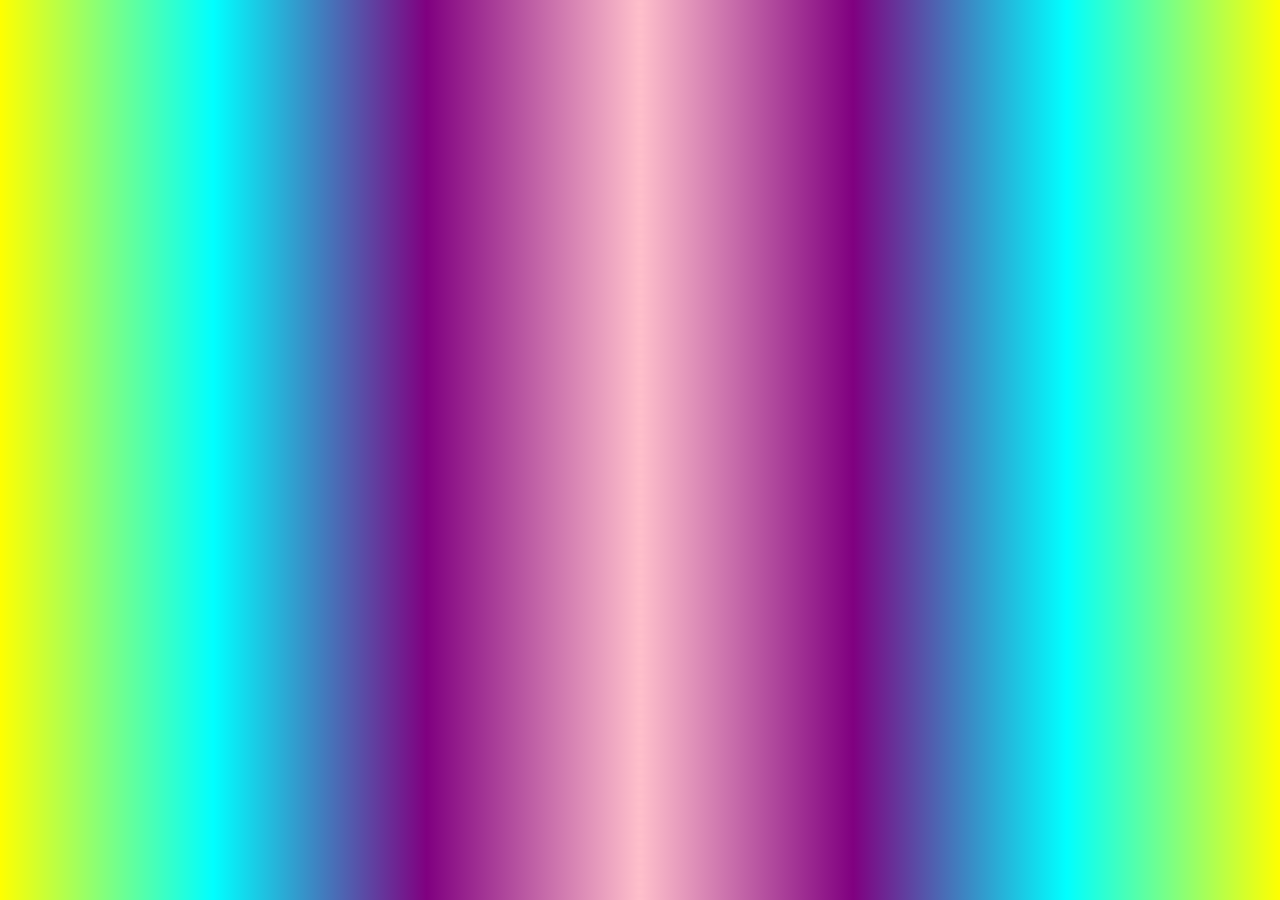
<file: CSS/cores/index.html>
<!DOCTYPE html>
<html lang="en">
<head>
    <meta charset="UTF-8">
    <meta name="viewport" content="width=device-width, initial-scale=1.0">
    <link rel="stylesheet" href="style.css">
    <title>Cores</title>
</head>
<body>
    
</body>
</html>
</file>
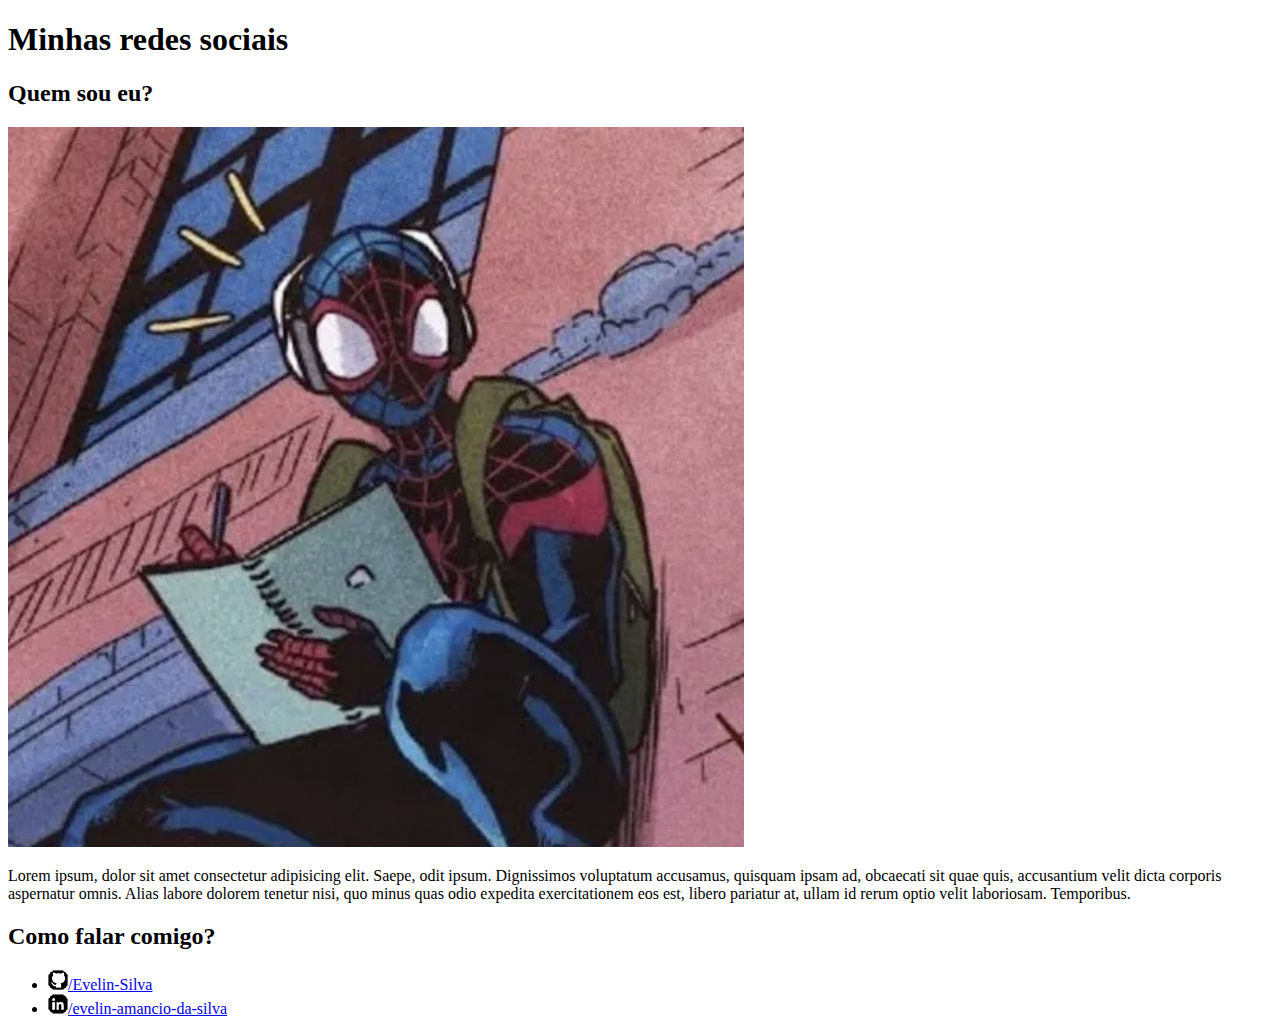
<file: html e css/desafio005/desafio.html>
<!DOCTYPE html>
<html lang="en">
<head>
    <meta charset="UTF-8">
    <meta name="viewport" content="width=device-width, initial-scale=1.0">
    <title>Desafio005</title>
</head>
<body>
    <h1>Minhas redes sociais</h1>
    <h2>Quem sou eu?</h2>
    <img src="img/icon.jpg" alt="icone">
    <p>Lorem ipsum, dolor sit amet consectetur adipisicing elit. Saepe, odit ipsum. Dignissimos voluptatum accusamus, quisquam ipsam ad, obcaecati sit quae quis, accusantium velit dicta corporis aspernatur omnis. Alias labore dolorem tenetur nisi, quo minus quas odio expedita exercitationem eos est, libero pariatur at, ullam id rerum optio velit laboriosam. Temporibus.</p>
    <h2>Como falar comigo?</h2>
    <ul>
        <li><img src="img/icone-github.png" alt="github-icon"><a href="#">/Evelin-Silva</a></li>
        <li><img src="img/icone-linkedin.png" alt="linkedin-icon"><a href="#">/evelin-amancio-da-silva</a></li>
    </ul>
</body>
</html>
</file>
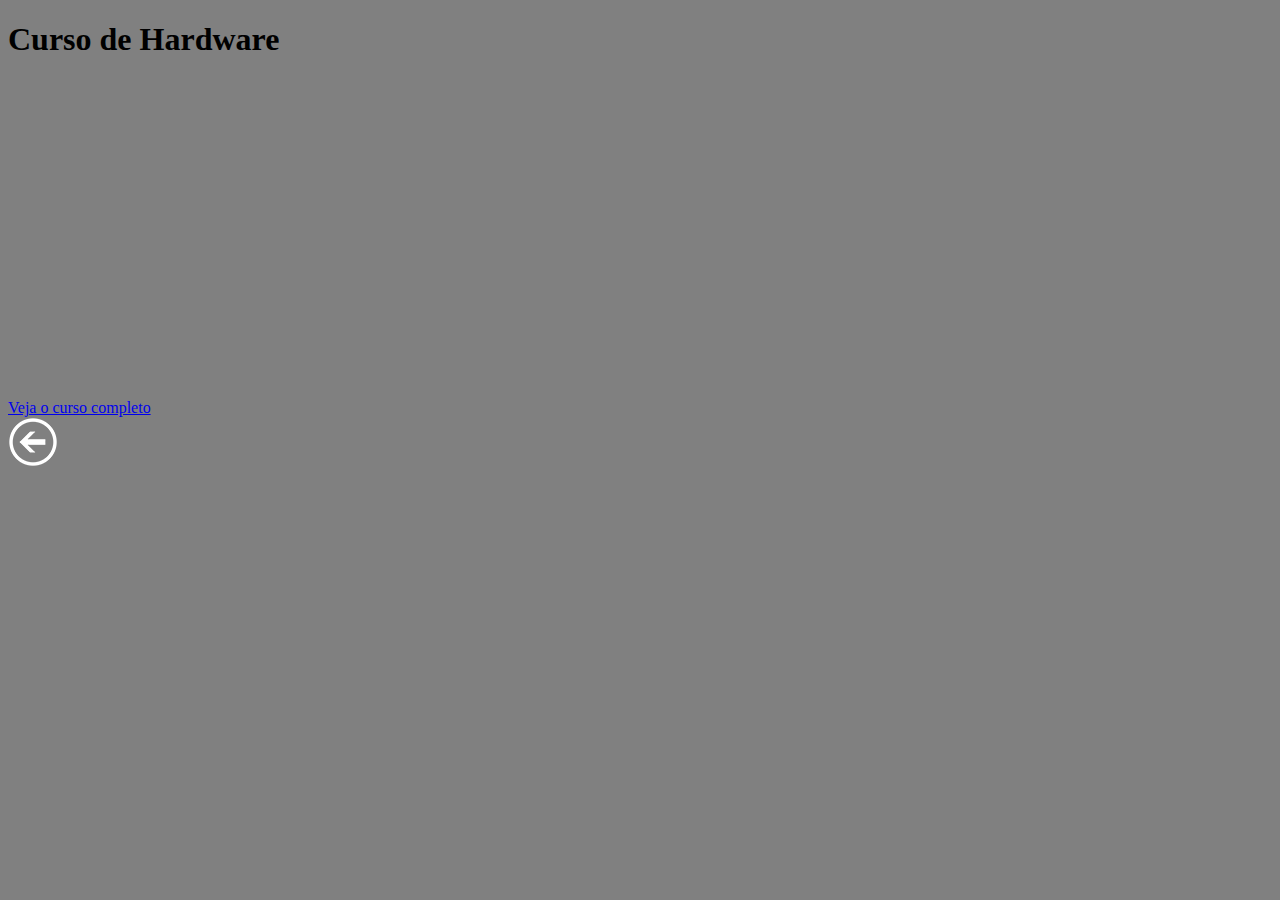
<file: html e css/desafio009/curso-hardware.html>
<!DOCTYPE html>
<html lang="en">
<head>
    <meta charset="UTF-8">
    <meta name="viewport" content="width=device-width, initial-scale=1.0">
    <title>Hardware</title>
</head>
<body style="background-color: gray;">
    <h1>Curso de Hardware</h1>
    <iframe width="560" height="315" src="https://www.youtube.com/embed/iT6E92Kt38o" title="YouTube video player" frameborder="0" allow="accelerometer; autoplay; clipboard-write; encrypted-media; gyroscope; picture-in-picture; web-share" allowfullscreen></iframe>
    <br>
    <a href="https://youtube.com/playlist?list=PLHz_AreHm4dn1JHgN9wpbIUhzZmycYQXW" target="_blank">Veja o curso completo</a>
    <br>
    <a href="desafio009.html"><img src="img/voltar.png" alt="voltar"></a>
</body>
</html>
</file>
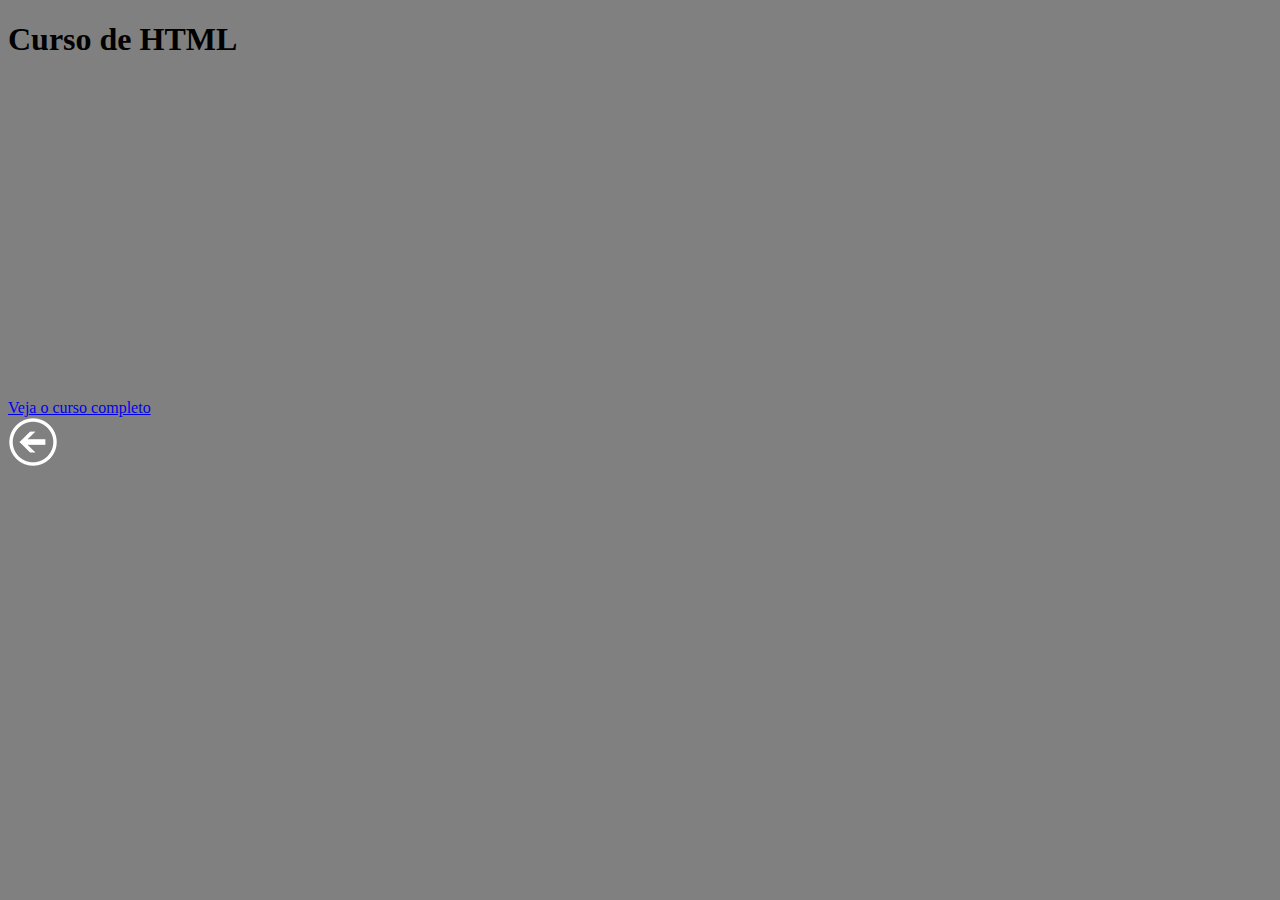
<file: html e css/desafio009/curso-html.html>
<!DOCTYPE html>
<html lang="en">
<head>
    <meta charset="UTF-8">
    <meta name="viewport" content="width=device-width, initial-scale=1.0">
    <title>HTML</title>
</head>
<body style="background-color: gray;">
    <h1>Curso de HTML</h1>
    <iframe width="560" height="315" src="https://www.youtube.com/embed/epDCjksKMok" title="YouTube video player" frameborder="0" allow="accelerometer; autoplay; clipboard-write; encrypted-media; gyroscope; picture-in-picture; web-share" allowfullscreen></iframe>
    <br>
    <a href="https://youtube.com/playlist?list=PLHz_AreHm4dlAnJ_jJtV29RFxnPHDuk9o" target="_blank">Veja o curso completo</a>
    <br>
    <a href="desafio009.html"><img src="img/voltar.png" alt="voltar"></a>
</body>
</html>
</file>
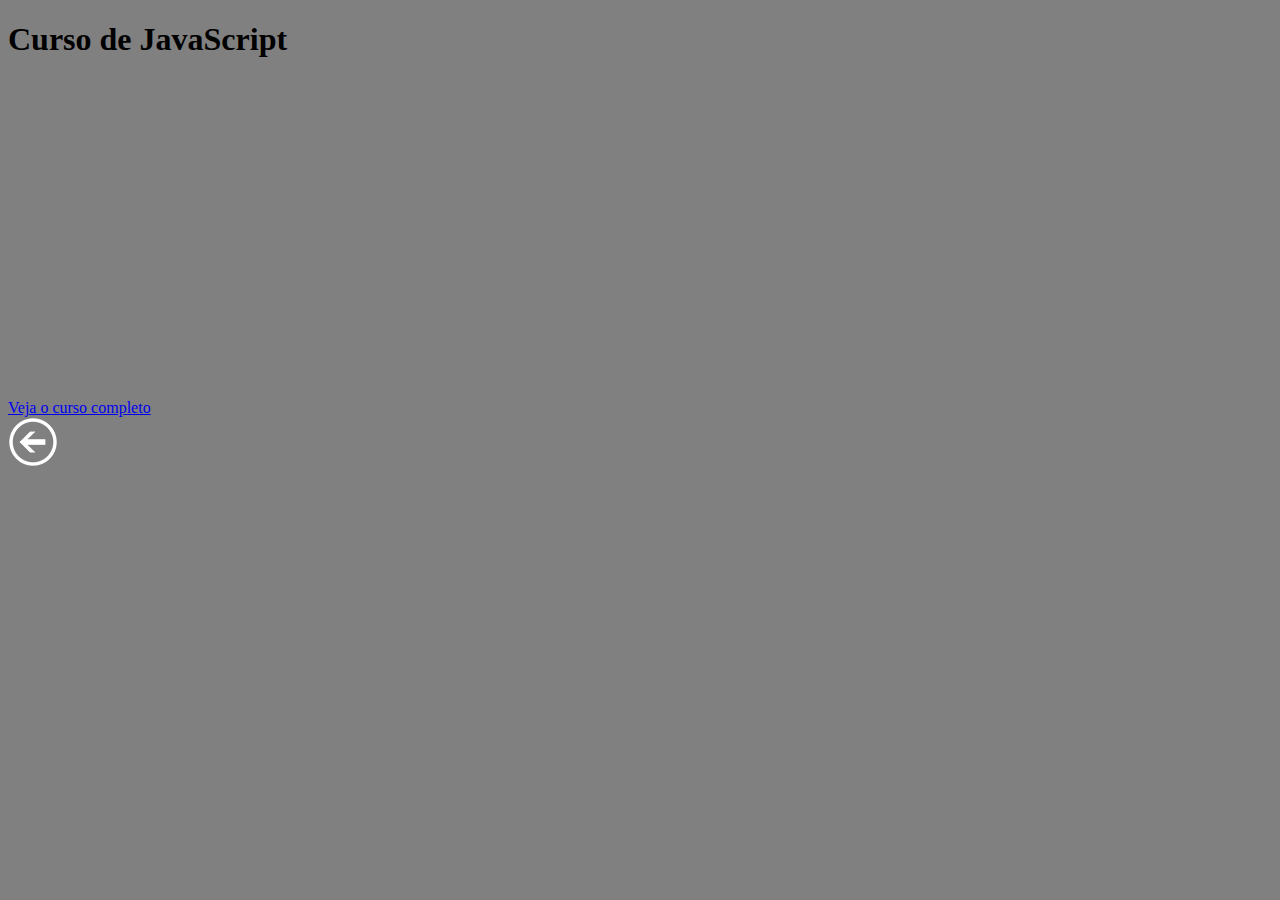
<file: html e css/desafio009/curso-js.html>
<!DOCTYPE html>
<html lang="en">
<head>
    <meta charset="UTF-8">
    <meta name="viewport" content="width=device-width, initial-scale=1.0">
    <title>JavaScript</title>
</head>
<body style="background-color: gray;">
    <h1>Curso de JavaScript</h1>
    <iframe width="560" height="315" src="https://www.youtube.com/embed/1-w1RfGIov4" title="YouTube video player" frameborder="0" allow="accelerometer; autoplay; clipboard-write; encrypted-media; gyroscope; picture-in-picture; web-share" allowfullscreen></iframe>
    <br>
    <a href="https://youtube.com/playlist?list=PLHz_AreHm4dlsK3Nr9GVvXCbpQyHQl1o1" target="_blank">Veja o curso completo</a>
    <br>
    <a href="desafio009.html"><img src="img/voltar.png" alt="voltar"></a>
</body>
</html>
</file>
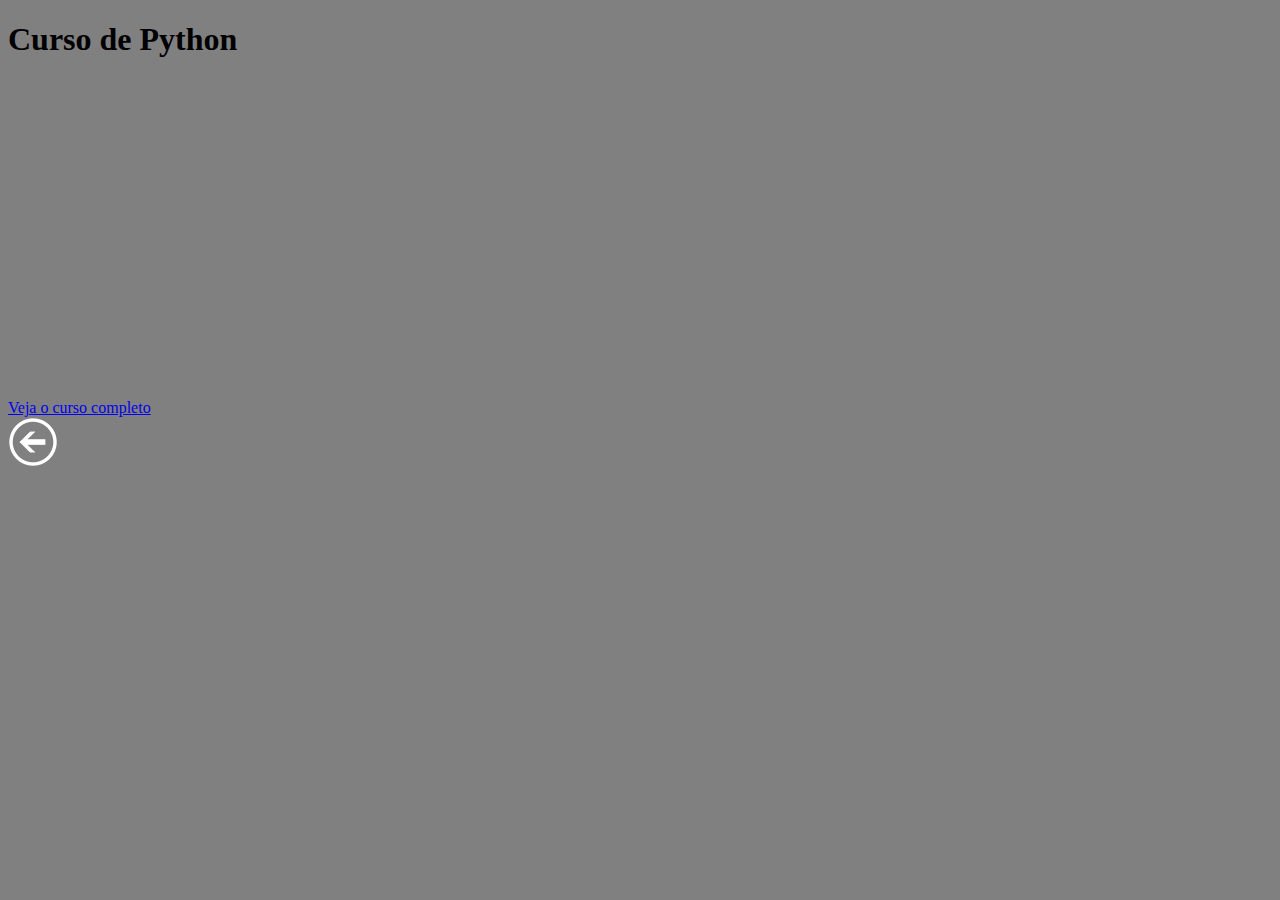
<file: html e css/desafio009/curso-python.html>
<!DOCTYPE html>
<html lang="en">
<head>
    <meta charset="UTF-8">
    <meta name="viewport" content="width=device-width, initial-scale=1.0">
    <title>Python</title>
</head>
<body style="background-color: gray;">
    <h1>Curso de Python</h1>
    <iframe width="560" height="315" src="https://www.youtube.com/embed/S9uPNppGsGo" title="YouTube video player" frameborder="0" allow="accelerometer; autoplay; clipboard-write; encrypted-media; gyroscope; picture-in-picture; web-share" allowfullscreen></iframe>
    <br>
    <a href="https://youtube.com/playlist?list=PLHz_AreHm4dlKP6QQCekuIPky1CiwmdI6" target="_blank">Veja o curso completo</a>
    <br>
    <a href="desafio009.html"><img src="img/voltar.png" alt="voltar"></a>
</body>
</html>
</file>
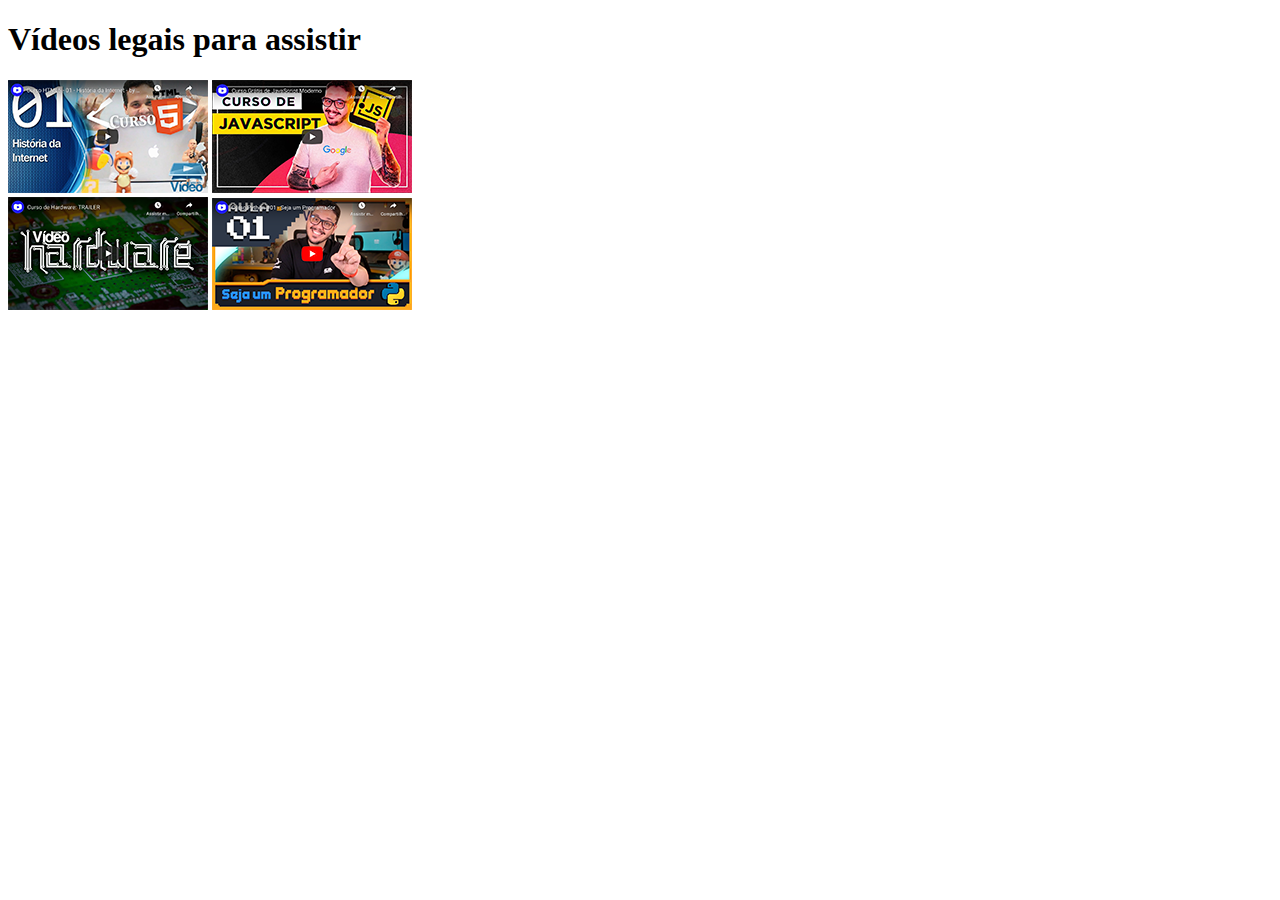
<file: html e css/desafio009/desafio009.html>
<!DOCTYPE html>
<html lang="en">
<head>
    <meta charset="UTF-8">
    <meta name="viewport" content="width=device-width, initial-scale=1.0">
    <title>Desafio 009</title>
</head>
<body>
    <h1>Vídeos legais para assistir</h1>
    <a href="curso-html.html"><img src="img/thumb-html.png" alt="html"></a>
    <a href="curso-js.html"><img src="img/thumb-js.png" alt="js"></a>
    <br>
    <a href="curso-hardware.html"><img src="img/thumb-hardware.png" alt="hardware"></a>
    <a href="curso-python.html"><img src="img/thumb-python.png" alt="python"></a>
</body>
</html>
</file>
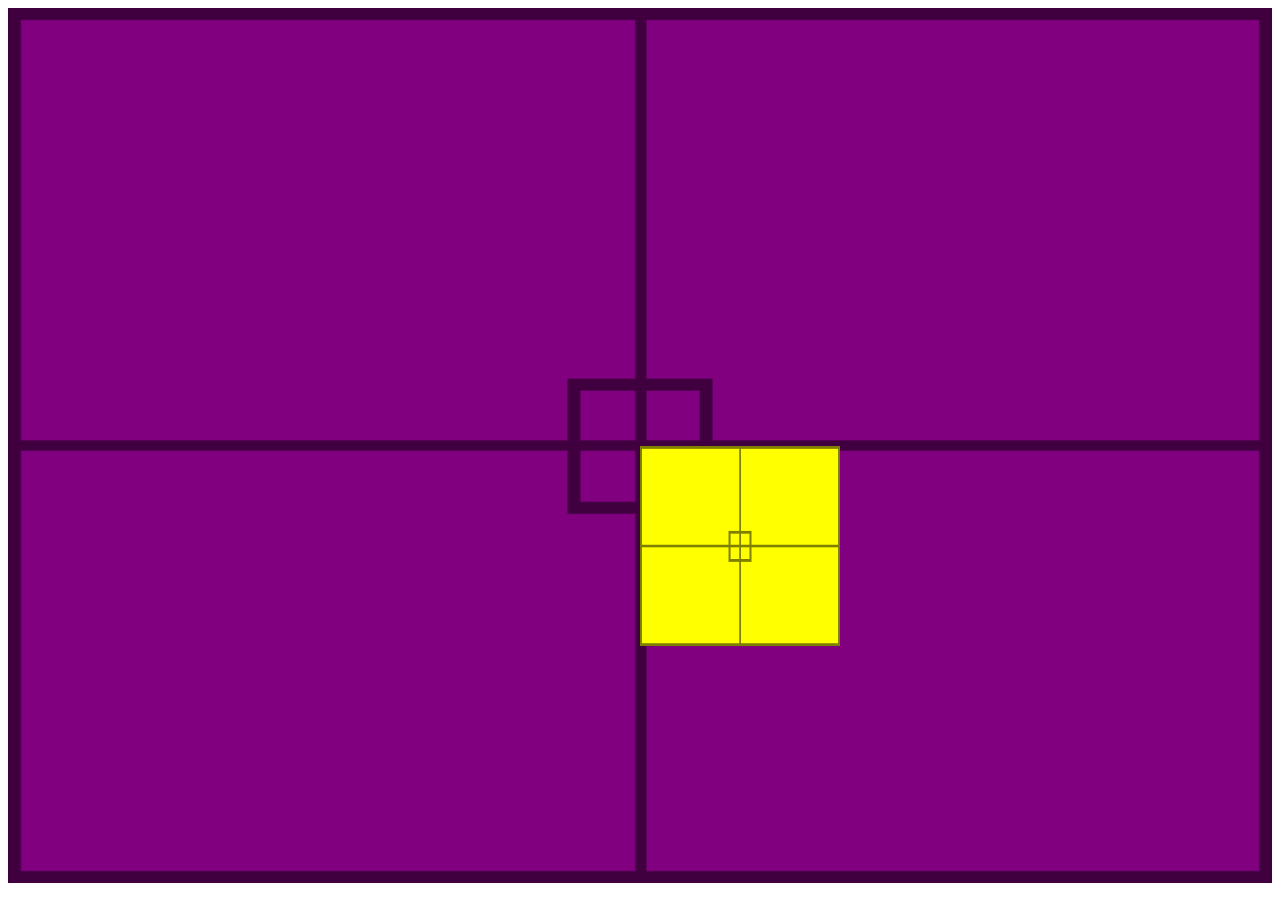
<file: html e css/ex022/background008.html>
<!DOCTYPE html>
<html lang="pt-br">
<head>
    <meta charset="UTF-8">
    <meta name="viewport" content="width=device-width, initial-scale=1.0">
    <title>Centralização vertical</title>

    <style>
        #container{
            position: relative;
            height: 95vh;
            background: purple url(imagens/target001.png) no-repeat;
            background-size: 100% 100%;
            padding: 10px;
        }

        #conteudo{
            position: absolute;
            left: 50%;
            top: 50%;
            height: 200px;
            width: 200px;
            background: yellow url(imagens/target001.png);
            background-size: 100% 100%;
        }
    </style>
</head>
<body>
    <section id="container">
        <article id="conteudo">

        </article>
    </section>
</body>
</html>
</file>
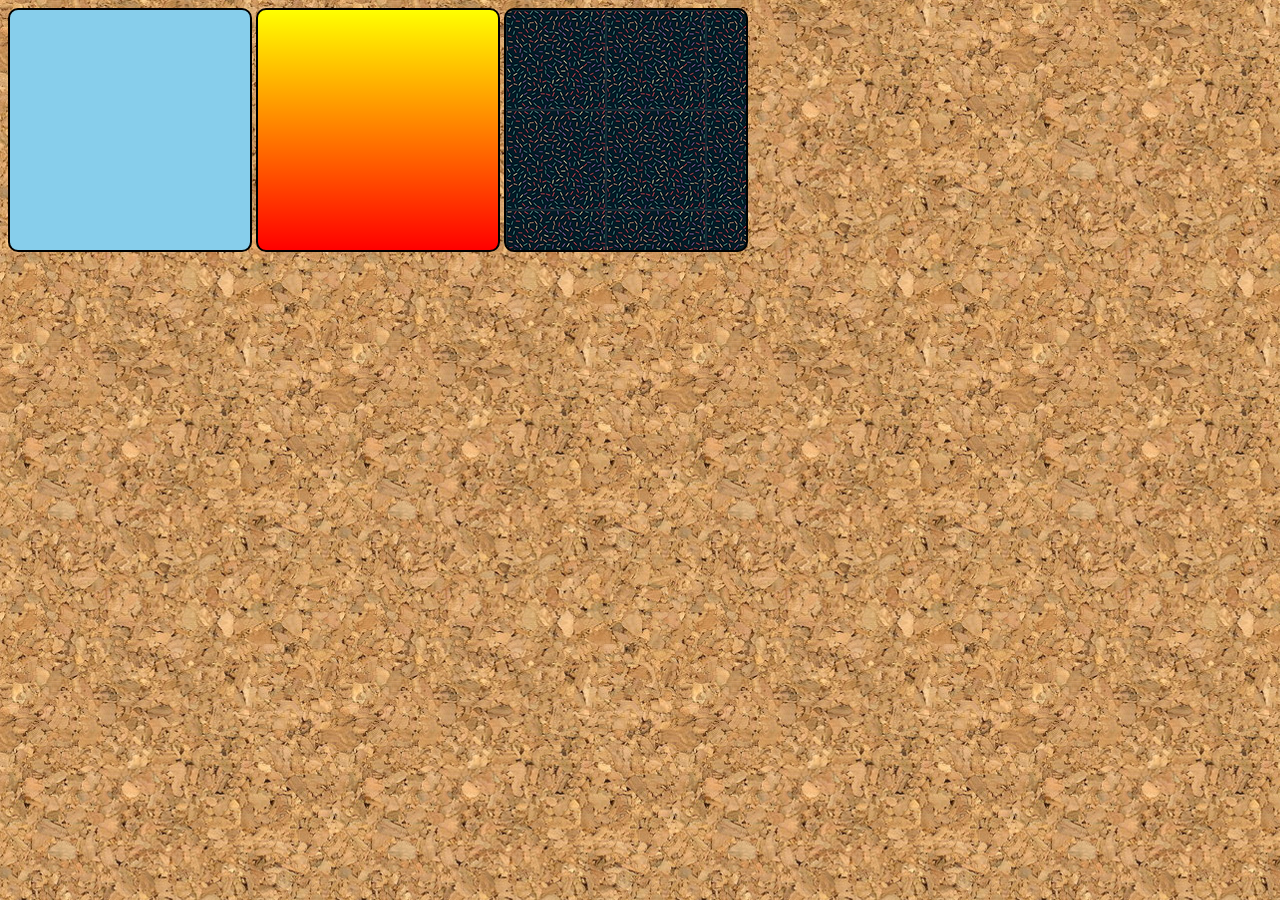
<file: html e css/ex022/background01.html>
<!DOCTYPE html>
<html lang="pt-br">
<head>
    <meta charset="UTF-8">
    <meta name="viewport" content="width=device-width, initial-scale=1.0">
    <title>Teste de backgroun-image</title>

    <style>

        body{
            background-image: url('imagens/wallpaper001.jpg');
        }

        div.quadrado{
            display: inline-block;
            border: 2px solid black;
            border-radius: 10px;
            background-color: lightgray;
            height: 240px;
            width: 240px;
        }

        div#q1{
            background-color: skyblue;
        }

        div#q2{
            background-image: linear-gradient(to bottom, yellow, red);
        }

        div#q3{
            background-image: url('imagens/pattern001.png');
        }
    </style>
</head>
<body>
    <div class="quadrado" id="q1"></div>

    <div class="quadrado" id="q2"></div>

    <div class="quadrado" id="q3"></div>
</body>
</html>
</file>
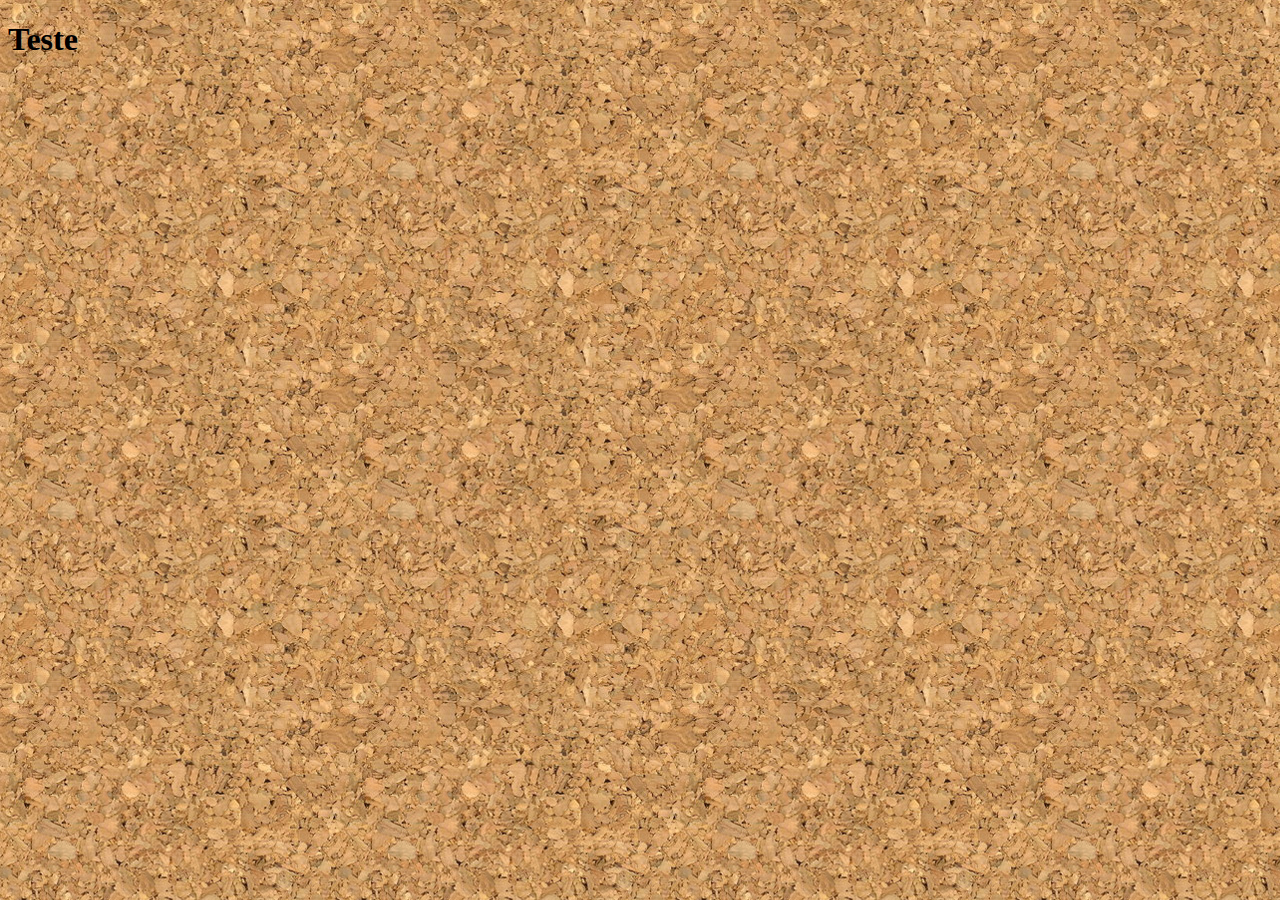
<file: html e css/ex022/background02.html>
<!DOCTYPE html>
<html lang="pt-br">
<head>
    <meta charset="UTF-8">
    <meta name="viewport" content="width=device-width, initial-scale=1.0">
    <title>Personalização de fundos</title>

    <style>
        body{
            background-image: url(imagens/wallpaper001.jpg);
        }
    </style>
</head>
<body>
    <h1>Teste</h1>
</body>
</html>
</file>
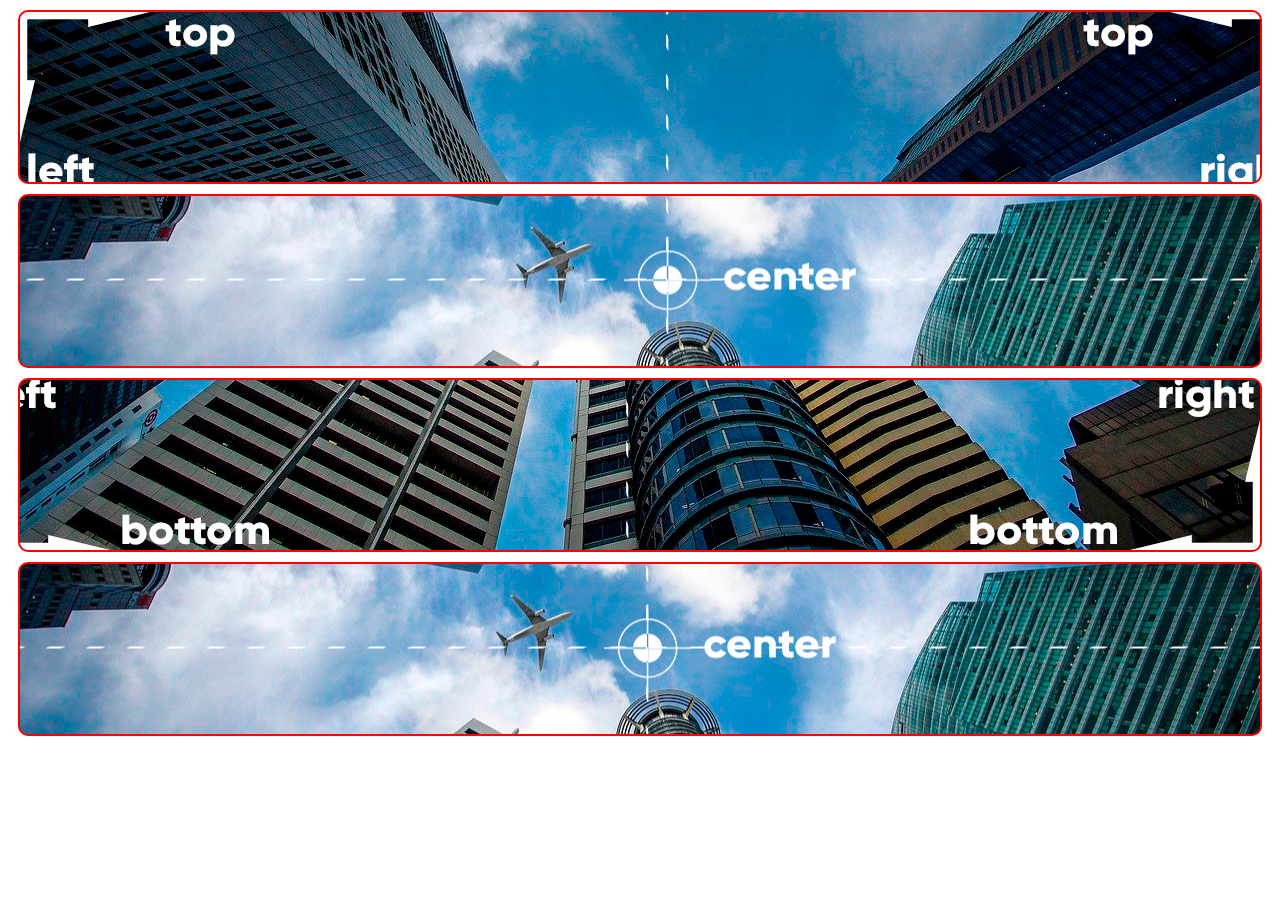
<file: html e css/ex022/background03.html>
<!DOCTYPE html>
<html lang="pt-br">
<head>
    <meta charset="UTF-8">
    <meta name="viewport" content="width=device-width, initial-scale=1.0">
    <title>Posição de fundos</title>

    <style>
        div.bloco{
            height: 170px;
            border: 2px solid red;
            border-radius: 10px;
            margin: 10px;
            background-image: url(imagens/wallpaper003.jpg);
        }

        div#q1{
            background-position: left top;
        }
        div#q2{
            background-position: left center;
        }
        div#q3{
            background-position: right bottom;
        }
        div#q4{
            background-position: center center;
        }
    </style>
</head>
<body>
    <div class="bloco" id="q1"></div>
    <div class="bloco" id="q2"></div>
    <div class="bloco" id="q3"></div>
    <div class="bloco" id="q4"></div>
</body>
</html>
</file>
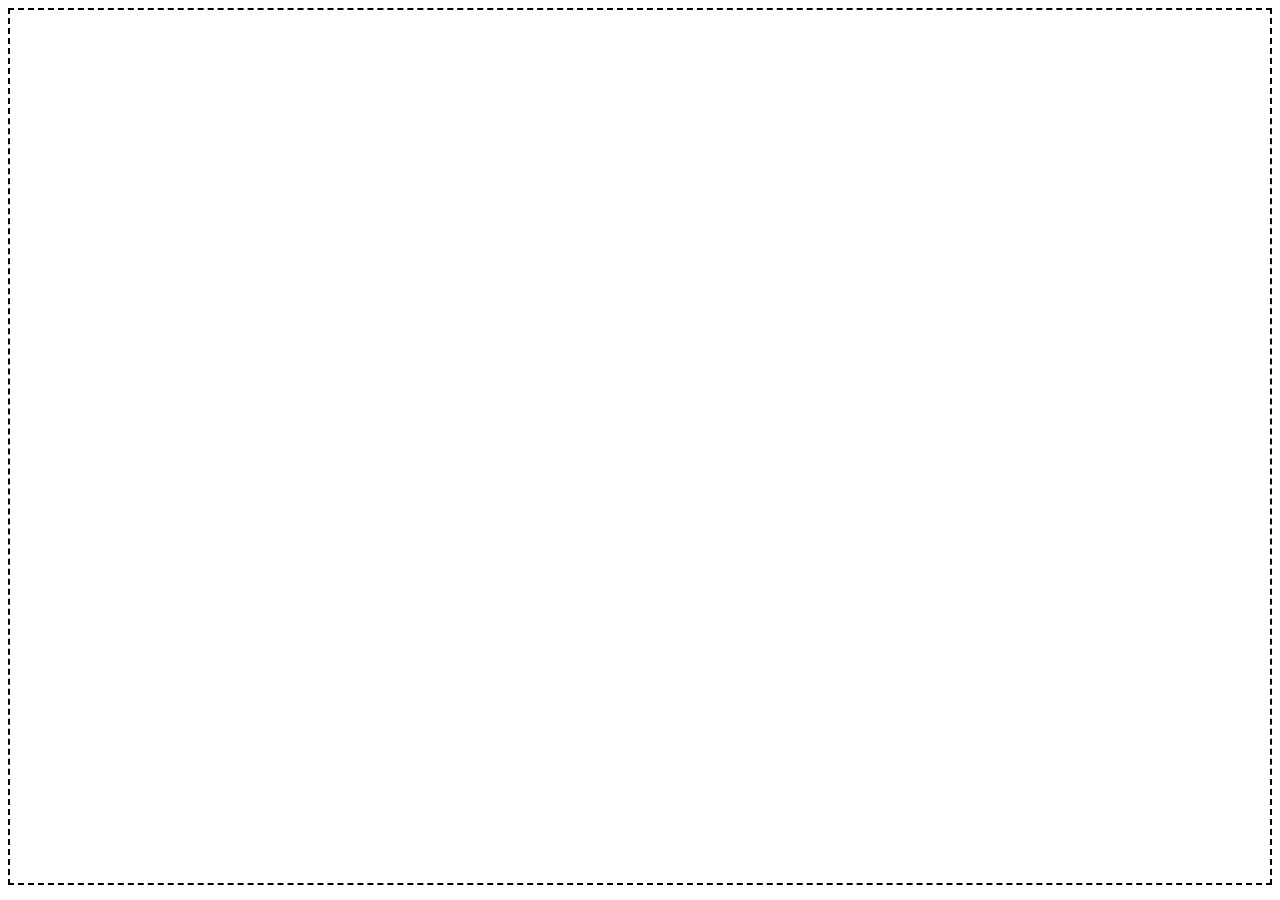
<file: html e css/ex022/background04.html>
<!DOCTYPE html>
<html lang="pt-br">
<head>
    <meta charset="UTF-8">
    <meta name="viewport" content="width=device-width, initial-scale=1.0">
    <title>Posicionamento</title>

    <style>
        body{
            height: 97vh;
            border: 2px dashed black;
            background-image: url(' https://gustavoguanabara.github.io/html-css/imagens/mascote.png');
            background-size: 150px;
            background-repeat: no-repeat;
            background-position: bottom left;
        }
    </style>
</head>
<body>
    
</body>
</html>
</file>
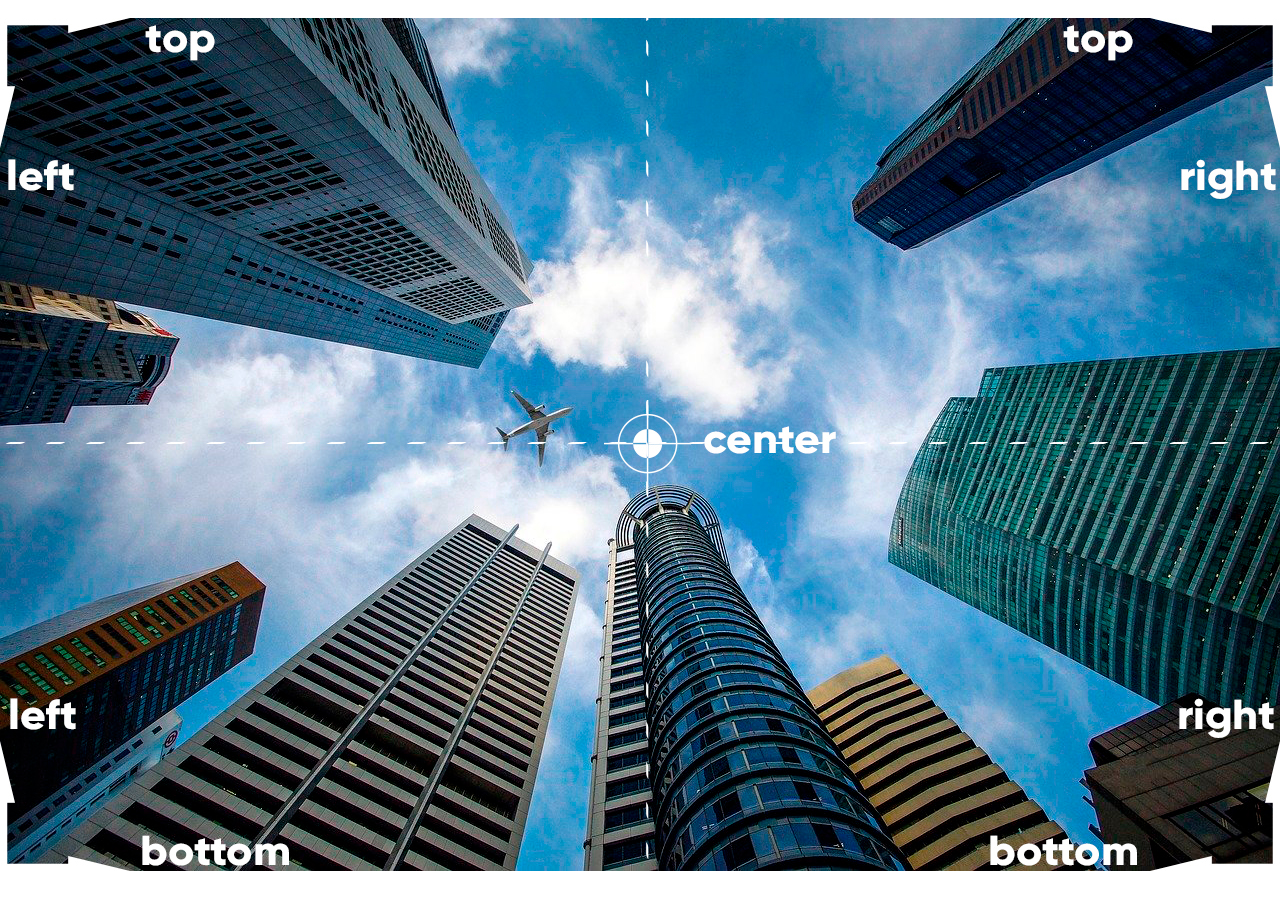
<file: html e css/ex022/background05.html>
<!DOCTYPE html>
<html lang="en">
<head>
    <meta charset="UTF-8">
    <meta name="viewport" content="width=device-width, initial-scale=1.0">
    <title>Position</title>

    <style>
        body{
            background-image: url(imagens/wallpaper003.jpg);
            background-position: center center;
            background-repeat: no-repeat;
            height: 97vh;
        }
    </style>
</head>
<body>
    
</body>
</html>
</file>
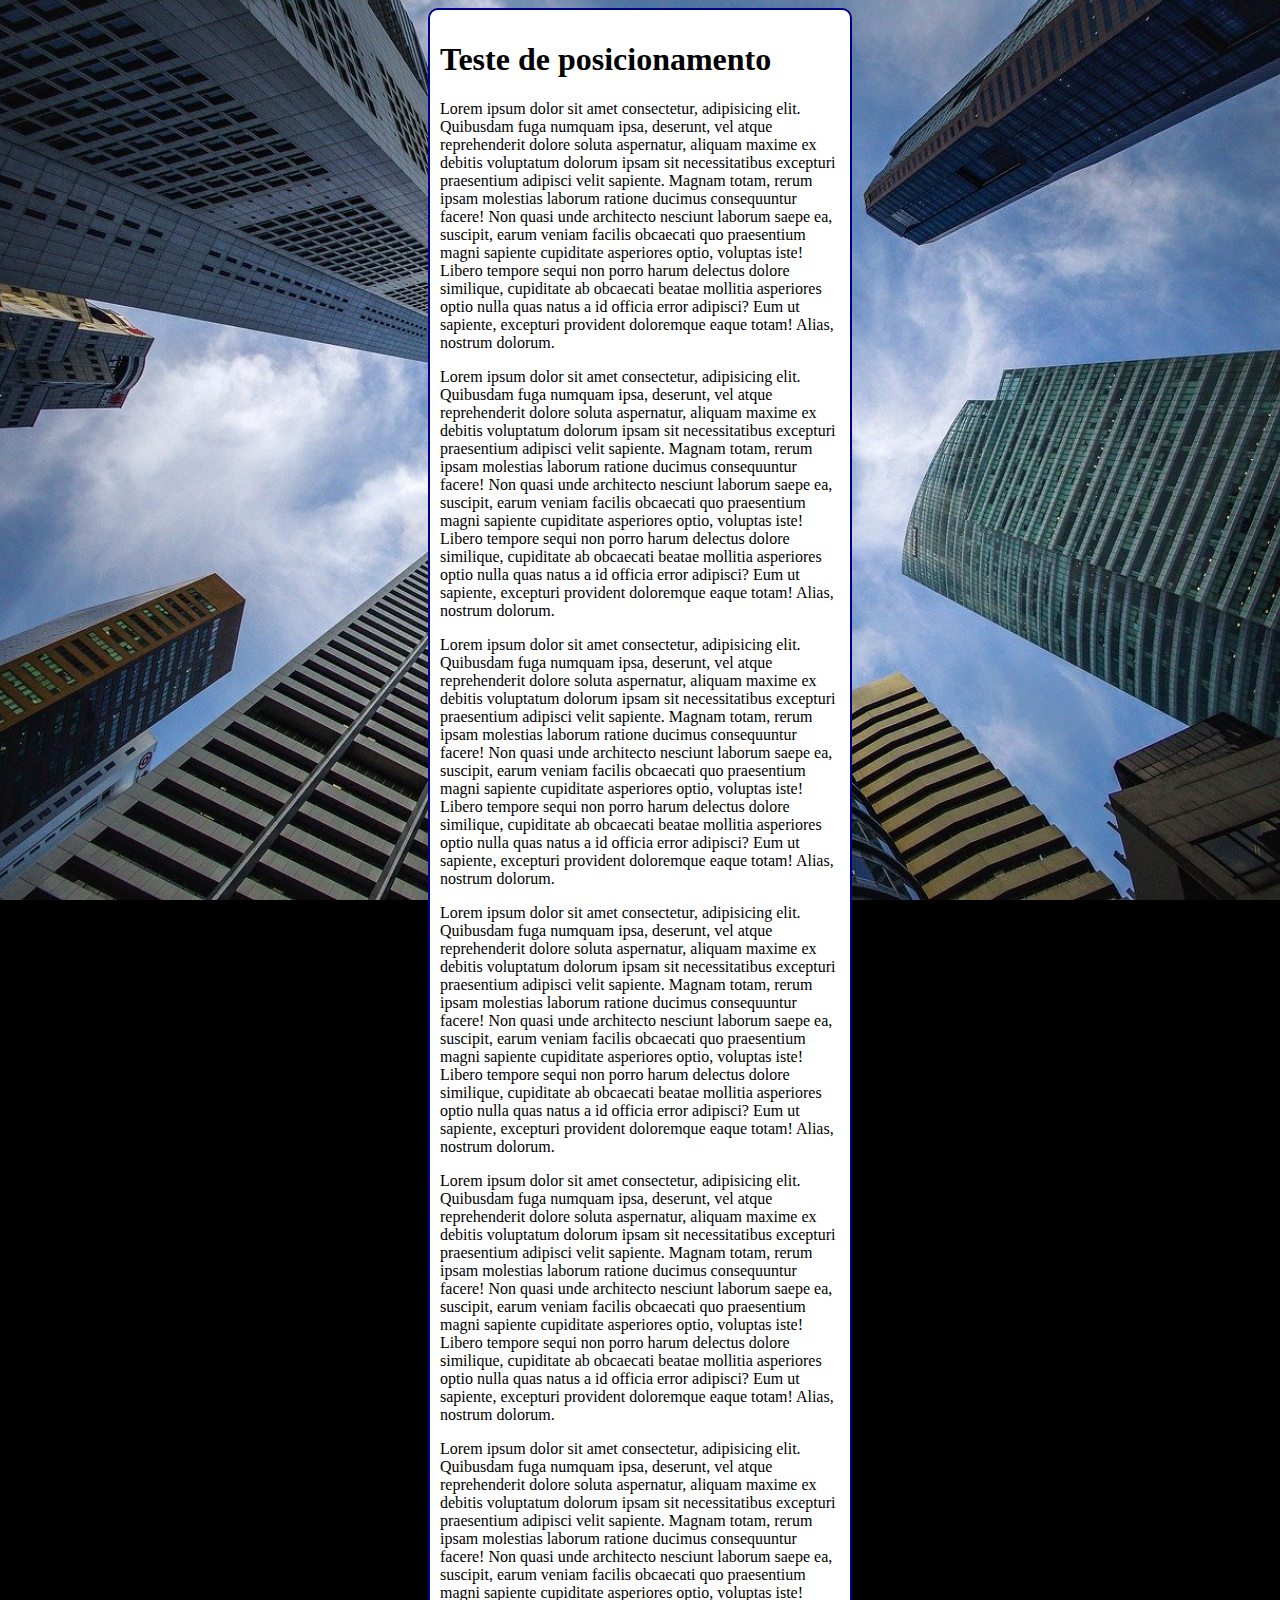
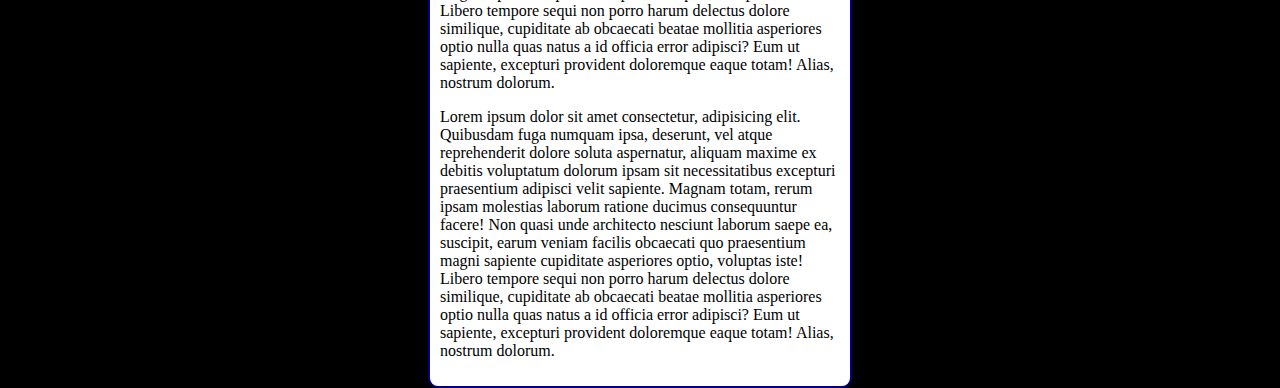
<file: html e css/ex022/background06.html>
<!DOCTYPE html>
<html lang="pt-br">
<head>
    <meta charset="UTF-8">
    <meta name="viewport" content="width=device-width, initial-scale=1.0">
    <title>Fundo fixo</title>
    <style>
        body{
            height: 100vh;
            background-color: black;
            background-image: url(imagens/wallpaper002.jpg);
            background-position: center center;
            background-repeat: no-repeat;
            background-size: cover;
            background-attachment: fixed;
        }

        main{
            background-color: white;
            width: 400px;
            padding: 10px;
            margin: auto;
            border: 2px solid darkblue;
            border-radius: 10px;
        }
    </style>
</head>
<body>
    <main>
        <h1>Teste de posicionamento</h1>
        <p>Lorem ipsum dolor sit amet consectetur, adipisicing elit. Quibusdam fuga numquam ipsa, deserunt, vel atque reprehenderit dolore soluta aspernatur, aliquam maxime ex debitis voluptatum dolorum ipsam sit necessitatibus excepturi praesentium adipisci velit sapiente. Magnam totam, rerum ipsam molestias laborum ratione ducimus consequuntur facere! Non quasi unde architecto nesciunt laborum saepe ea, suscipit, earum veniam facilis obcaecati quo praesentium magni sapiente cupiditate asperiores optio, voluptas iste! Libero tempore sequi non porro harum delectus dolore similique, cupiditate ab obcaecati beatae mollitia asperiores optio nulla quas natus a id officia error adipisci? Eum ut sapiente, excepturi provident doloremque eaque totam! Alias, nostrum dolorum.</p>
        <p>Lorem ipsum dolor sit amet consectetur, adipisicing elit. Quibusdam fuga numquam ipsa, deserunt, vel atque reprehenderit dolore soluta aspernatur, aliquam maxime ex debitis voluptatum dolorum ipsam sit necessitatibus excepturi praesentium adipisci velit sapiente. Magnam totam, rerum ipsam molestias laborum ratione ducimus consequuntur facere! Non quasi unde architecto nesciunt laborum saepe ea, suscipit, earum veniam facilis obcaecati quo praesentium magni sapiente cupiditate asperiores optio, voluptas iste! Libero tempore sequi non porro harum delectus dolore similique, cupiditate ab obcaecati beatae mollitia asperiores optio nulla quas natus a id officia error adipisci? Eum ut sapiente, excepturi provident doloremque eaque totam! Alias, nostrum dolorum.</p>
        <p>Lorem ipsum dolor sit amet consectetur, adipisicing elit. Quibusdam fuga numquam ipsa, deserunt, vel atque reprehenderit dolore soluta aspernatur, aliquam maxime ex debitis voluptatum dolorum ipsam sit necessitatibus excepturi praesentium adipisci velit sapiente. Magnam totam, rerum ipsam molestias laborum ratione ducimus consequuntur facere! Non quasi unde architecto nesciunt laborum saepe ea, suscipit, earum veniam facilis obcaecati quo praesentium magni sapiente cupiditate asperiores optio, voluptas iste! Libero tempore sequi non porro harum delectus dolore similique, cupiditate ab obcaecati beatae mollitia asperiores optio nulla quas natus a id officia error adipisci? Eum ut sapiente, excepturi provident doloremque eaque totam! Alias, nostrum dolorum.</p>
        <p>Lorem ipsum dolor sit amet consectetur, adipisicing elit. Quibusdam fuga numquam ipsa, deserunt, vel atque reprehenderit dolore soluta aspernatur, aliquam maxime ex debitis voluptatum dolorum ipsam sit necessitatibus excepturi praesentium adipisci velit sapiente. Magnam totam, rerum ipsam molestias laborum ratione ducimus consequuntur facere! Non quasi unde architecto nesciunt laborum saepe ea, suscipit, earum veniam facilis obcaecati quo praesentium magni sapiente cupiditate asperiores optio, voluptas iste! Libero tempore sequi non porro harum delectus dolore similique, cupiditate ab obcaecati beatae mollitia asperiores optio nulla quas natus a id officia error adipisci? Eum ut sapiente, excepturi provident doloremque eaque totam! Alias, nostrum dolorum.</p>
        <p>Lorem ipsum dolor sit amet consectetur, adipisicing elit. Quibusdam fuga numquam ipsa, deserunt, vel atque reprehenderit dolore soluta aspernatur, aliquam maxime ex debitis voluptatum dolorum ipsam sit necessitatibus excepturi praesentium adipisci velit sapiente. Magnam totam, rerum ipsam molestias laborum ratione ducimus consequuntur facere! Non quasi unde architecto nesciunt laborum saepe ea, suscipit, earum veniam facilis obcaecati quo praesentium magni sapiente cupiditate asperiores optio, voluptas iste! Libero tempore sequi non porro harum delectus dolore similique, cupiditate ab obcaecati beatae mollitia asperiores optio nulla quas natus a id officia error adipisci? Eum ut sapiente, excepturi provident doloremque eaque totam! Alias, nostrum dolorum.</p>
        <p>Lorem ipsum dolor sit amet consectetur, adipisicing elit. Quibusdam fuga numquam ipsa, deserunt, vel atque reprehenderit dolore soluta aspernatur, aliquam maxime ex debitis voluptatum dolorum ipsam sit necessitatibus excepturi praesentium adipisci velit sapiente. Magnam totam, rerum ipsam molestias laborum ratione ducimus consequuntur facere! Non quasi unde architecto nesciunt laborum saepe ea, suscipit, earum veniam facilis obcaecati quo praesentium magni sapiente cupiditate asperiores optio, voluptas iste! Libero tempore sequi non porro harum delectus dolore similique, cupiditate ab obcaecati beatae mollitia asperiores optio nulla quas natus a id officia error adipisci? Eum ut sapiente, excepturi provident doloremque eaque totam! Alias, nostrum dolorum.</p>
        <p>Lorem ipsum dolor sit amet consectetur, adipisicing elit. Quibusdam fuga numquam ipsa, deserunt, vel atque reprehenderit dolore soluta aspernatur, aliquam maxime ex debitis voluptatum dolorum ipsam sit necessitatibus excepturi praesentium adipisci velit sapiente. Magnam totam, rerum ipsam molestias laborum ratione ducimus consequuntur facere! Non quasi unde architecto nesciunt laborum saepe ea, suscipit, earum veniam facilis obcaecati quo praesentium magni sapiente cupiditate asperiores optio, voluptas iste! Libero tempore sequi non porro harum delectus dolore similique, cupiditate ab obcaecati beatae mollitia asperiores optio nulla quas natus a id officia error adipisci? Eum ut sapiente, excepturi provident doloremque eaque totam! Alias, nostrum dolorum.</p>
    </main>
</body>
</html>
</file>
<file: CSS/cores/style.css>
body{
    background-image: radial-gradient(circle, pink, purple, cyan, yellow);
}
</file>
